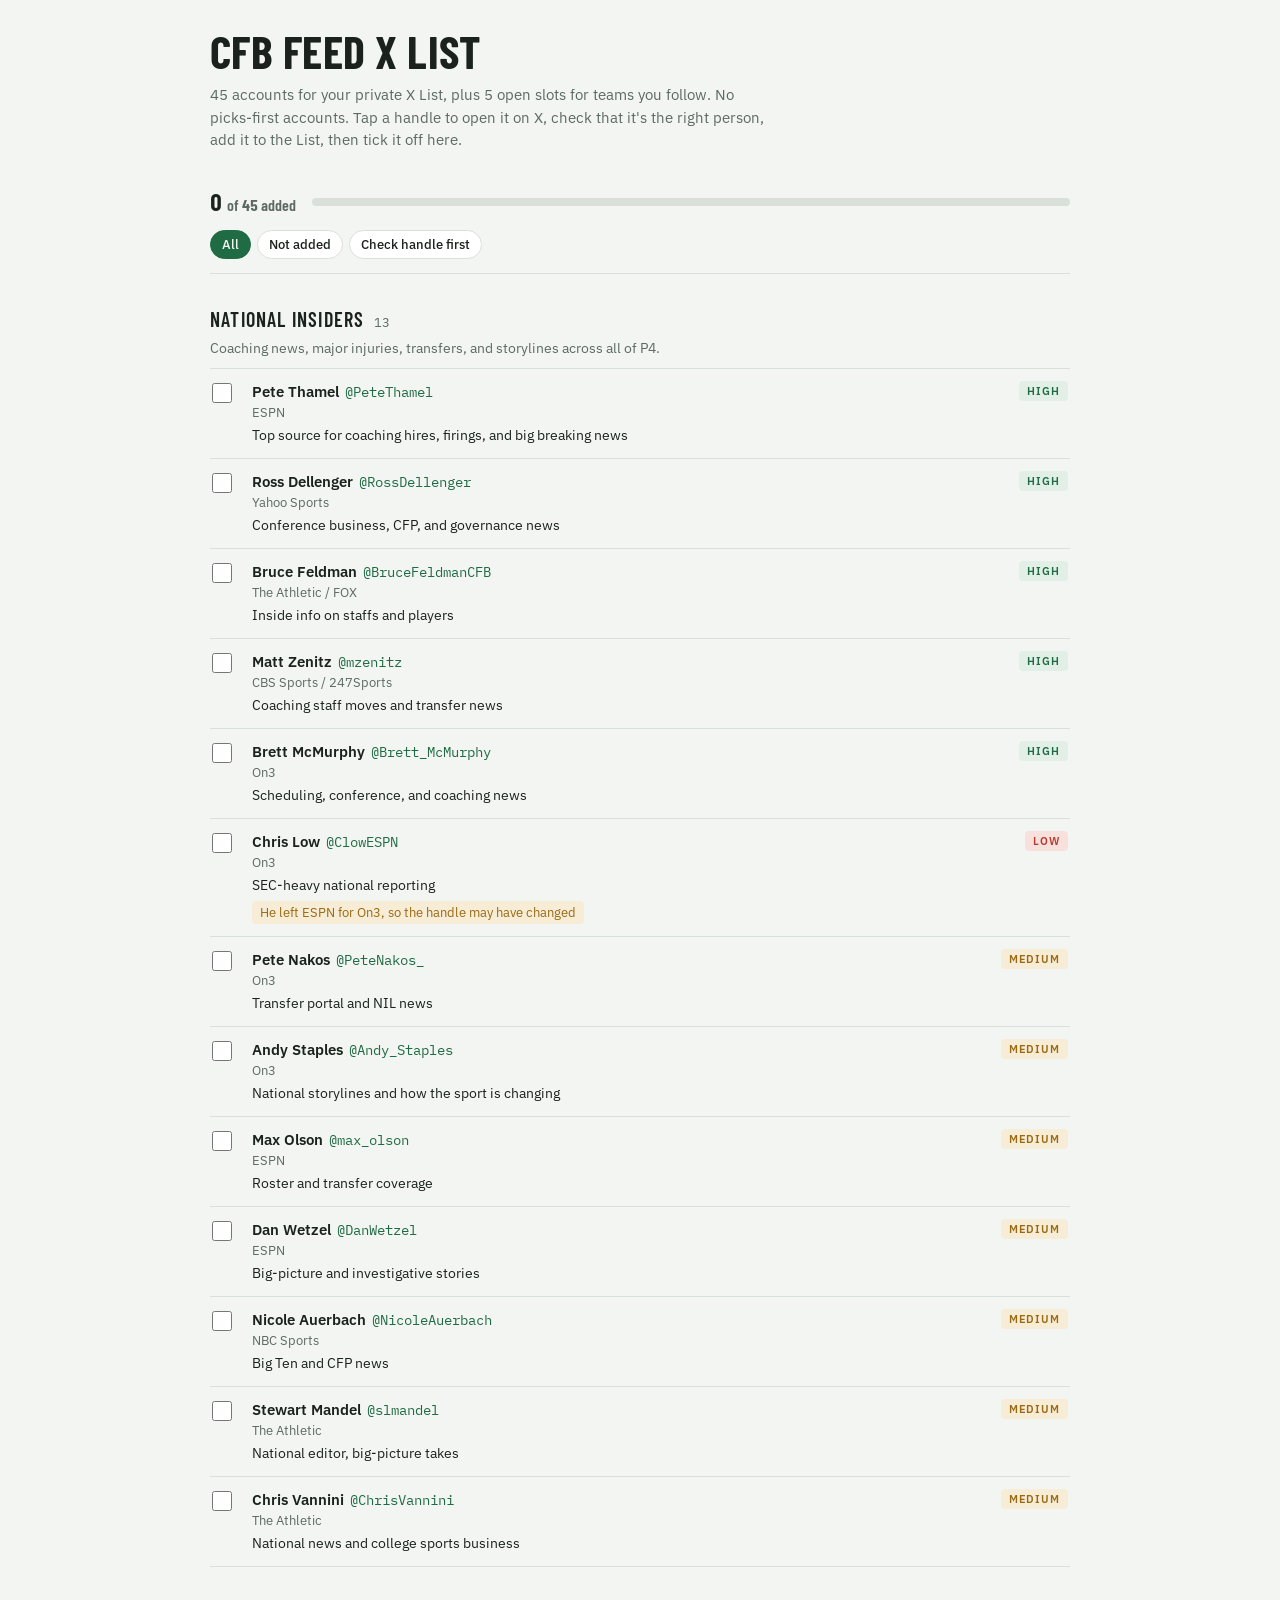
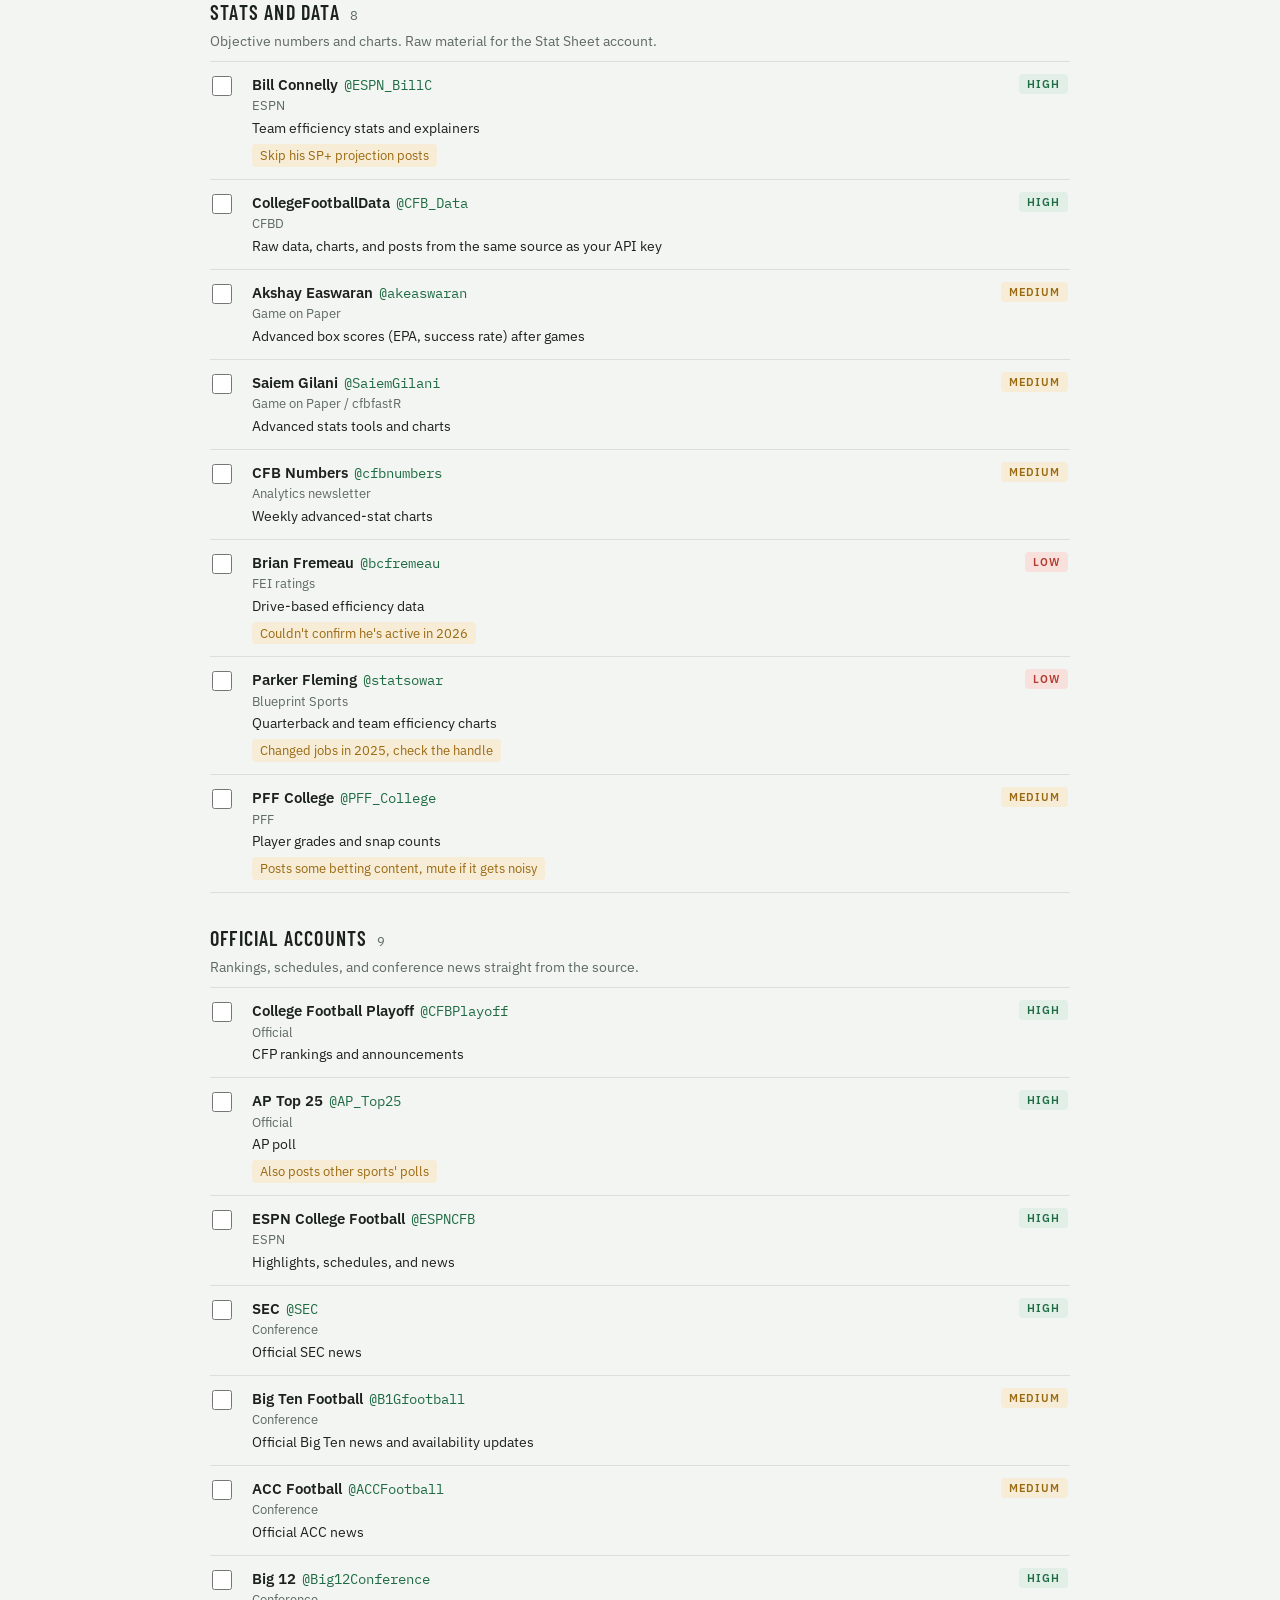
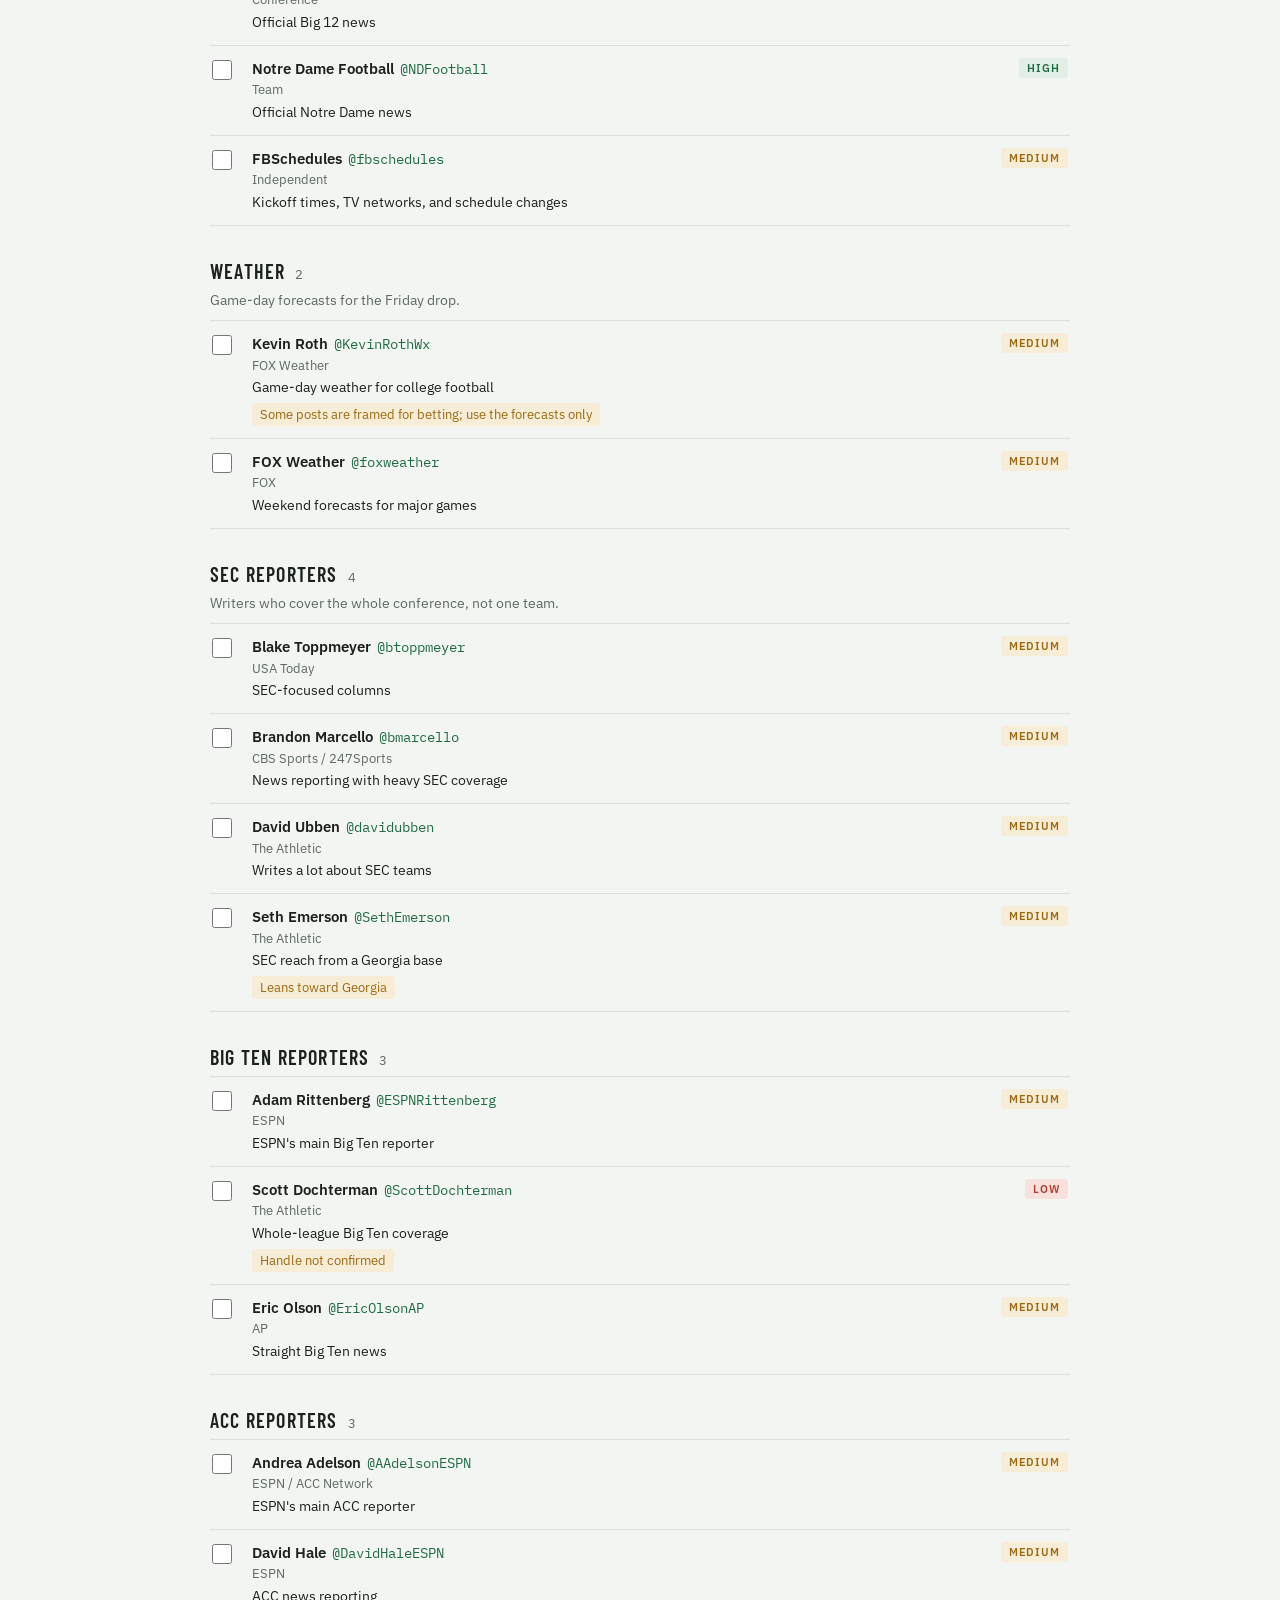
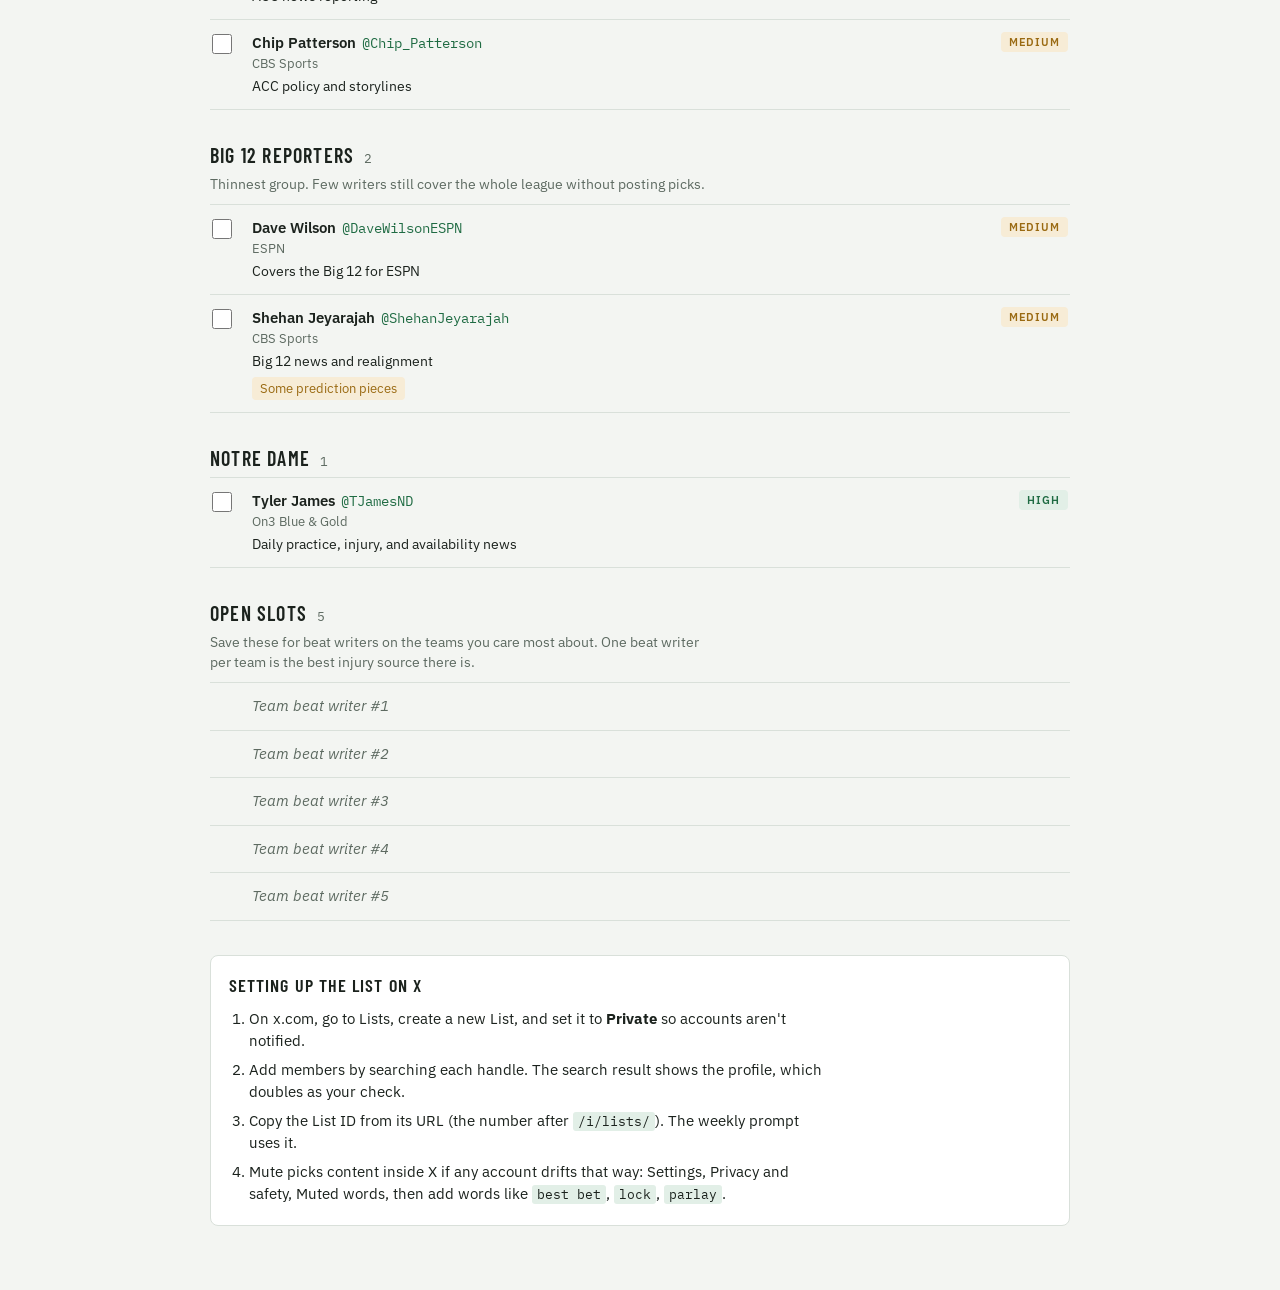
<file: tools/x_list_checklist.html>
<!doctype html><html><head><meta charset=utf8><meta name=viewport content="width=device-width,initial-scale=1,viewport-fit=cover"><style>:root{color-scheme:light;box-sizing:border-box;padding-top:env(safe-area-inset-top,0px);padding-bottom:env(safe-area-inset-bottom,0px)}html{scroll-padding-top:env(safe-area-inset-top,0px)}body{margin:0;padding:0;font:14px -apple-system,BlinkMacSystemFont,sans-serif;background:#fff;color:#000}img{max-width:100%}[hidden]:not([hidden=until-found i]){display:none!important}</style></head><body>
<title>CFB Feed X List</title>
<link rel="preconnect" href="https://fonts.googleapis.com">
<link rel="stylesheet" href="https://fonts.googleapis.com/css2?family=Barlow+Condensed:wght@600;700&family=IBM+Plex+Sans:wght@400;500;600&family=IBM+Plex+Mono:wght@500&display=swap">
<style>
/* Layout: one column checklist, sticky progress bar, rows grouped by role like a depth chart */
:root{
  --bg:#f3f5f2; --surface:#ffffff; --fg:#1b221d; --muted:#5d6a61; --line:#d9e0da;
  --accent:#1f6b43; --accent-soft:#e2efe7;
  --hi:#1f6b43; --med:#9a6a12; --low:#b23a2e; --hi-bg:#e2efe7; --med-bg:#f7ecd6; --low-bg:#f8e1dd;
  --f-display:"Barlow Condensed","Arial Narrow",sans-serif;
  --f-body:"IBM Plex Sans",system-ui,sans-serif;
  --f-mono:"IBM Plex Mono",ui-monospace,monospace;
}
@media (prefers-color-scheme:dark){:root:not([data-theme="light"]){
  --bg:#121713; --surface:#1a211c; --fg:#e6ece7; --muted:#9aa89e; --line:#2c362f;
  --accent:#5fbf8a; --accent-soft:#1f3328;
  --hi:#6fd09a; --med:#e0b35a; --low:#f08a7e; --hi-bg:#1f3328; --med-bg:#3a2f18; --low-bg:#3d201c; color-scheme:dark}}
:root[data-theme="dark"]{
  --bg:#121713; --surface:#1a211c; --fg:#e6ece7; --muted:#9aa89e; --line:#2c362f;
  --accent:#5fbf8a; --accent-soft:#1f3328;
  --hi:#6fd09a; --med:#e0b35a; --low:#f08a7e; --hi-bg:#1f3328; --med-bg:#3a2f18; --low-bg:#3d201c; color-scheme:dark}
body{background:var(--bg);color:var(--fg);font-family:var(--f-body);font-size:15px;line-height:1.5}
.wrap{max-width:860px;margin:0 auto;padding-inline:16px;padding-block:28px 64px}
h1{font-family:var(--f-display);font-weight:700;font-size:clamp(34px,6vw,46px);letter-spacing:.01em;text-transform:uppercase;margin:0;line-height:1;text-wrap:balance}
.lede{color:var(--muted);max-width:62ch;margin:10px 0 0}
.bar{position:sticky;top:env(safe-area-inset-top,0px);z-index:2;background:var(--bg);padding-block:14px;border-bottom:1px solid var(--line);margin-top:18px;display:flex;flex-wrap:wrap;gap:10px 16px;align-items:center}
.count{font-family:var(--f-display);font-size:24px;font-weight:700;font-variant-numeric:tabular-nums}
.count span{color:var(--muted);font-size:16px;font-weight:600}
.meter{flex:1 1 160px;height:8px;background:var(--line);border-radius:4px;overflow:hidden;min-width:0}
.meter i{display:block;height:100%;width:0;background:var(--accent);transition:width .25s}
.filters{display:flex;flex-wrap:wrap;gap:6px;width:100%}
.filters button{font:500 13px var(--f-body);border:1px solid var(--line);background:var(--surface);color:var(--fg);padding:5px 11px;border-radius:999px;cursor:pointer}
.filters button[aria-pressed="true"]{background:var(--accent);border-color:var(--accent);color:var(--bg)}
.filters button:focus-visible,input:focus-visible,a:focus-visible{outline:2px solid var(--accent);outline-offset:2px}
section{margin-top:30px}
h2{font-family:var(--f-display);font-weight:600;text-transform:uppercase;letter-spacing:.06em;font-size:20px;margin:0 0 4px;display:flex;gap:10px;align-items:baseline}
h2 small{font-family:var(--f-body);font-size:13px;color:var(--muted);letter-spacing:0;text-transform:none;font-weight:400}
.sub{color:var(--muted);font-size:13.5px;margin:0 0 10px;max-width:62ch}
ul{list-style:none;margin:0;padding:0;border-top:1px solid var(--line)}
li{display:grid;grid-template-columns:28px minmax(0,1fr) auto;gap:4px 12px;padding:12px 2px;border-bottom:1px solid var(--line);align-items:start}
li.done .name,li.done .why{opacity:.5}
li.done .name{text-decoration:line-through}
input[type=checkbox]{width:20px;height:20px;margin:2px 0 0;accent-color:var(--accent);cursor:pointer}
.main{min-width:0}
.name{font-weight:600}
.handle{font-family:var(--f-mono);font-size:13.5px;color:var(--accent);text-decoration:none;margin-left:6px;overflow-wrap:anywhere}
.handle:hover{text-decoration:underline}
.aff{color:var(--muted);font-size:13px}
.why{font-size:14px;margin-top:2px}
.flag{display:inline-block;margin-top:5px;font-size:12.5px;color:var(--med);background:var(--med-bg);padding:2px 8px;border-radius:4px}
.conf{font:600 11px var(--f-body);letter-spacing:.08em;text-transform:uppercase;padding:3px 8px;border-radius:4px;white-space:nowrap}
.conf.high{color:var(--hi);background:var(--hi-bg)}
.conf.medium{color:var(--med);background:var(--med-bg)}
.conf.low{color:var(--low);background:var(--low-bg)}
.open li{grid-template-columns:28px minmax(0,1fr)}
.slot{color:var(--muted);font-style:italic}
.how{margin-top:34px;background:var(--surface);border:1px solid var(--line);border-radius:8px;padding:16px 18px}
.how h2{font-size:18px}
.how ol{margin:6px 0 0;padding-left:20px;max-width:64ch}
.how li{display:list-item;border:0;padding:3px 0}
code{font-family:var(--f-mono);font-size:13px;background:var(--accent-soft);padding:1px 5px;border-radius:3px;overflow-wrap:anywhere}
@media (prefers-reduced-motion:reduce){.meter i{transition:none}}
</style>

<div class="wrap">
  <h1>CFB Feed X List</h1>
  <p class="lede">45 accounts for your private X List, plus 5 open slots for teams you follow. No picks-first accounts. Tap a handle to open it on X, check that it's the right person, add it to the List, then tick it off here.</p>

  <div class="bar">
    <div class="count"><b id="done">0</b> <span>of <b id="total">45</b> added</span></div>
    <div class="meter" aria-hidden="true"><i id="fill"></i></div>
    <div class="filters" role="group" aria-label="Filter">
      <button type="button" data-f="all" aria-pressed="true">All</button>
      <button type="button" data-f="todo" aria-pressed="false">Not added</button>
      <button type="button" data-f="check" aria-pressed="false">Check handle first</button>
    </div>
  </div>

  <div id="groups"></div>

  <section class="open">
    <h2>Open slots <small>5</small></h2>
    <p class="sub">Save these for beat writers on the teams you care most about. One beat writer per team is the best injury source there is.</p>
    <ul>
      <li><span></span><div class="slot">Team beat writer #1</div></li>
      <li><span></span><div class="slot">Team beat writer #2</div></li>
      <li><span></span><div class="slot">Team beat writer #3</div></li>
      <li><span></span><div class="slot">Team beat writer #4</div></li>
      <li><span></span><div class="slot">Team beat writer #5</div></li>
    </ul>
  </section>

  <div class="how">
    <h2>Setting up the List on X</h2>
    <ol>
      <li>On x.com, go to Lists, create a new List, and set it to <b>Private</b> so accounts aren't notified.</li>
      <li>Add members by searching each handle. The search result shows the profile, which doubles as your check.</li>
      <li>Copy the List ID from its URL (the number after <code>/i/lists/</code>). The weekly prompt uses it.</li>
      <li>Mute picks content inside X if any account drifts that way: Settings, Privacy and safety, Muted words, then add words like <code>best bet</code>, <code>lock</code>, <code>parlay</code>.</li>
    </ol>
  </div>
</div>

<script>
const G = [
 {t:"National insiders", s:"Coaching news, major injuries, transfers, and storylines across all of P4.", a:[
  ["Pete Thamel","PeteThamel","ESPN","Top source for coaching hires, firings, and big breaking news","high"],
  ["Ross Dellenger","RossDellenger","Yahoo Sports","Conference business, CFP, and governance news","high"],
  ["Bruce Feldman","BruceFeldmanCFB","The Athletic / FOX","Inside info on staffs and players","high"],
  ["Matt Zenitz","mzenitz","CBS Sports / 247Sports","Coaching staff moves and transfer news","high"],
  ["Brett McMurphy","Brett_McMurphy","On3","Scheduling, conference, and coaching news","high"],
  ["Chris Low","ClowESPN","On3","SEC-heavy national reporting","low","He left ESPN for On3, so the handle may have changed"],
  ["Pete Nakos","PeteNakos_","On3","Transfer portal and NIL news","medium"],
  ["Andy Staples","Andy_Staples","On3","National storylines and how the sport is changing","medium"],
  ["Max Olson","max_olson","ESPN","Roster and transfer coverage","medium"],
  ["Dan Wetzel","DanWetzel","ESPN","Big-picture and investigative stories","medium"],
  ["Nicole Auerbach","NicoleAuerbach","NBC Sports","Big Ten and CFP news","medium"],
  ["Stewart Mandel","slmandel","The Athletic","National editor, big-picture takes","medium"],
  ["Chris Vannini","ChrisVannini","The Athletic","National news and college sports business","medium"]]},
 {t:"Stats and data", s:"Objective numbers and charts. Raw material for the Stat Sheet account.", a:[
  ["Bill Connelly","ESPN_BillC","ESPN","Team efficiency stats and explainers","high","Skip his SP+ projection posts"],
  ["CollegeFootballData","CFB_Data","CFBD","Raw data, charts, and posts from the same source as your API key","high"],
  ["Akshay Easwaran","akeaswaran","Game on Paper","Advanced box scores (EPA, success rate) after games","medium"],
  ["Saiem Gilani","SaiemGilani","Game on Paper / cfbfastR","Advanced stats tools and charts","medium"],
  ["CFB Numbers","cfbnumbers","Analytics newsletter","Weekly advanced-stat charts","medium"],
  ["Brian Fremeau","bcfremeau","FEI ratings","Drive-based efficiency data","low","Couldn't confirm he's active in 2026"],
  ["Parker Fleming","statsowar","Blueprint Sports","Quarterback and team efficiency charts","low","Changed jobs in 2025, check the handle"],
  ["PFF College","PFF_College","PFF","Player grades and snap counts","medium","Posts some betting content, mute if it gets noisy"]]},
 {t:"Official accounts", s:"Rankings, schedules, and conference news straight from the source.", a:[
  ["College Football Playoff","CFBPlayoff","Official","CFP rankings and announcements","high"],
  ["AP Top 25","AP_Top25","Official","AP poll","high","Also posts other sports' polls"],
  ["ESPN College Football","ESPNCFB","ESPN","Highlights, schedules, and news","high"],
  ["SEC","SEC","Conference","Official SEC news","high"],
  ["Big Ten Football","B1Gfootball","Conference","Official Big Ten news and availability updates","medium"],
  ["ACC Football","ACCFootball","Conference","Official ACC news","medium"],
  ["Big 12","Big12Conference","Conference","Official Big 12 news","high"],
  ["Notre Dame Football","NDFootball","Team","Official Notre Dame news","high"],
  ["FBSchedules","fbschedules","Independent","Kickoff times, TV networks, and schedule changes","medium"]]},
 {t:"Weather", s:"Game-day forecasts for the Friday drop.", a:[
  ["Kevin Roth","KevinRothWx","FOX Weather","Game-day weather for college football","medium","Some posts are framed for betting; use the forecasts only"],
  ["FOX Weather","foxweather","FOX","Weekend forecasts for major games","medium"]]},
 {t:"SEC reporters", s:"Writers who cover the whole conference, not one team.", a:[
  ["Blake Toppmeyer","btoppmeyer","USA Today","SEC-focused columns","medium"],
  ["Brandon Marcello","bmarcello","CBS Sports / 247Sports","News reporting with heavy SEC coverage","medium"],
  ["David Ubben","davidubben","The Athletic","Writes a lot about SEC teams","medium"],
  ["Seth Emerson","SethEmerson","The Athletic","SEC reach from a Georgia base","medium","Leans toward Georgia"]]},
 {t:"Big Ten reporters", s:"", a:[
  ["Adam Rittenberg","ESPNRittenberg","ESPN","ESPN's main Big Ten reporter","medium"],
  ["Scott Dochterman","ScottDochterman","The Athletic","Whole-league Big Ten coverage","low","Handle not confirmed"],
  ["Eric Olson","EricOlsonAP","AP","Straight Big Ten news","medium"]]},
 {t:"ACC reporters", s:"", a:[
  ["Andrea Adelson","AAdelsonESPN","ESPN / ACC Network","ESPN's main ACC reporter","medium"],
  ["David Hale","DavidHaleESPN","ESPN","ACC news reporting","medium"],
  ["Chip Patterson","Chip_Patterson","CBS Sports","ACC policy and storylines","medium"]]},
 {t:"Big 12 reporters", s:"Thinnest group. Few writers still cover the whole league without posting picks.", a:[
  ["Dave Wilson","DaveWilsonESPN","ESPN","Covers the Big 12 for ESPN","medium"],
  ["Shehan Jeyarajah","ShehanJeyarajah","CBS Sports","Big 12 news and realignment","medium","Some prediction pieces"]]},
 {t:"Notre Dame", s:"", a:[
  ["Tyler James","TJamesND","On3 Blue & Gold","Daily practice, injury, and availability news","high"]]}
];
let store={};try{store=JSON.parse(localStorage.getItem("cfbxl")||"{}")}catch(e){}
const save=()=>{try{localStorage.setItem("cfbxl",JSON.stringify(store))}catch(e){}};
const root=document.getElementById("groups");let total=0;
for(const g of G){
  const sec=document.createElement("section");
  sec.innerHTML=`<h2>${g.t} <small>${g.a.length}</small></h2>${g.s?`<p class="sub">${g.s}</p>`:""}<ul></ul>`;
  const ul=sec.querySelector("ul");
  for(const [n,h,aff,why,c,flag] of g.a){
    total++;const li=document.createElement("li");li.dataset.conf=c;
    const id="a-"+h.toLowerCase();
    li.innerHTML=`<input type="checkbox" id="${id}" aria-label="Added ${n}"><div class="main"><label for="${id}" class="name">${n}</label><a class="handle" href="https://x.com/${h}" target="_blank" rel="noopener">@${h}</a><div class="aff">${aff}</div><div class="why">${why}</div>${flag?`<span class="flag">${flag}</span>`:""}</div><span class="conf ${c}">${c}</span>`;
    const cb=li.querySelector("input");cb.checked=!!store[h];li.classList.toggle("done",cb.checked);
    cb.addEventListener("change",()=>{store[h]=cb.checked;li.classList.toggle("done",cb.checked);save();upd()});
    ul.appendChild(li);
  }
  root.appendChild(sec);
}
document.getElementById("total").textContent=total;
let filter="all";
function upd(){
  const n=Object.values(store).filter(Boolean).length;
  document.getElementById("done").textContent=n;
  document.getElementById("fill").style.width=(n/total*100)+"%";
  document.querySelectorAll("#groups li").forEach(li=>{
    const done=li.classList.contains("done");
    li.hidden=(filter==="todo"&&done)||(filter==="check"&&li.dataset.conf==="high");
  });
  document.querySelectorAll("#groups section").forEach(s=>{s.hidden=![...s.querySelectorAll("li")].some(l=>!l.hidden)});
}
document.querySelectorAll(".filters button").forEach(b=>b.addEventListener("click",()=>{
  filter=b.dataset.f;document.querySelectorAll(".filters button").forEach(x=>x.setAttribute("aria-pressed",x===b));upd();
}));
upd();
</script>

</body></html>
</file>
